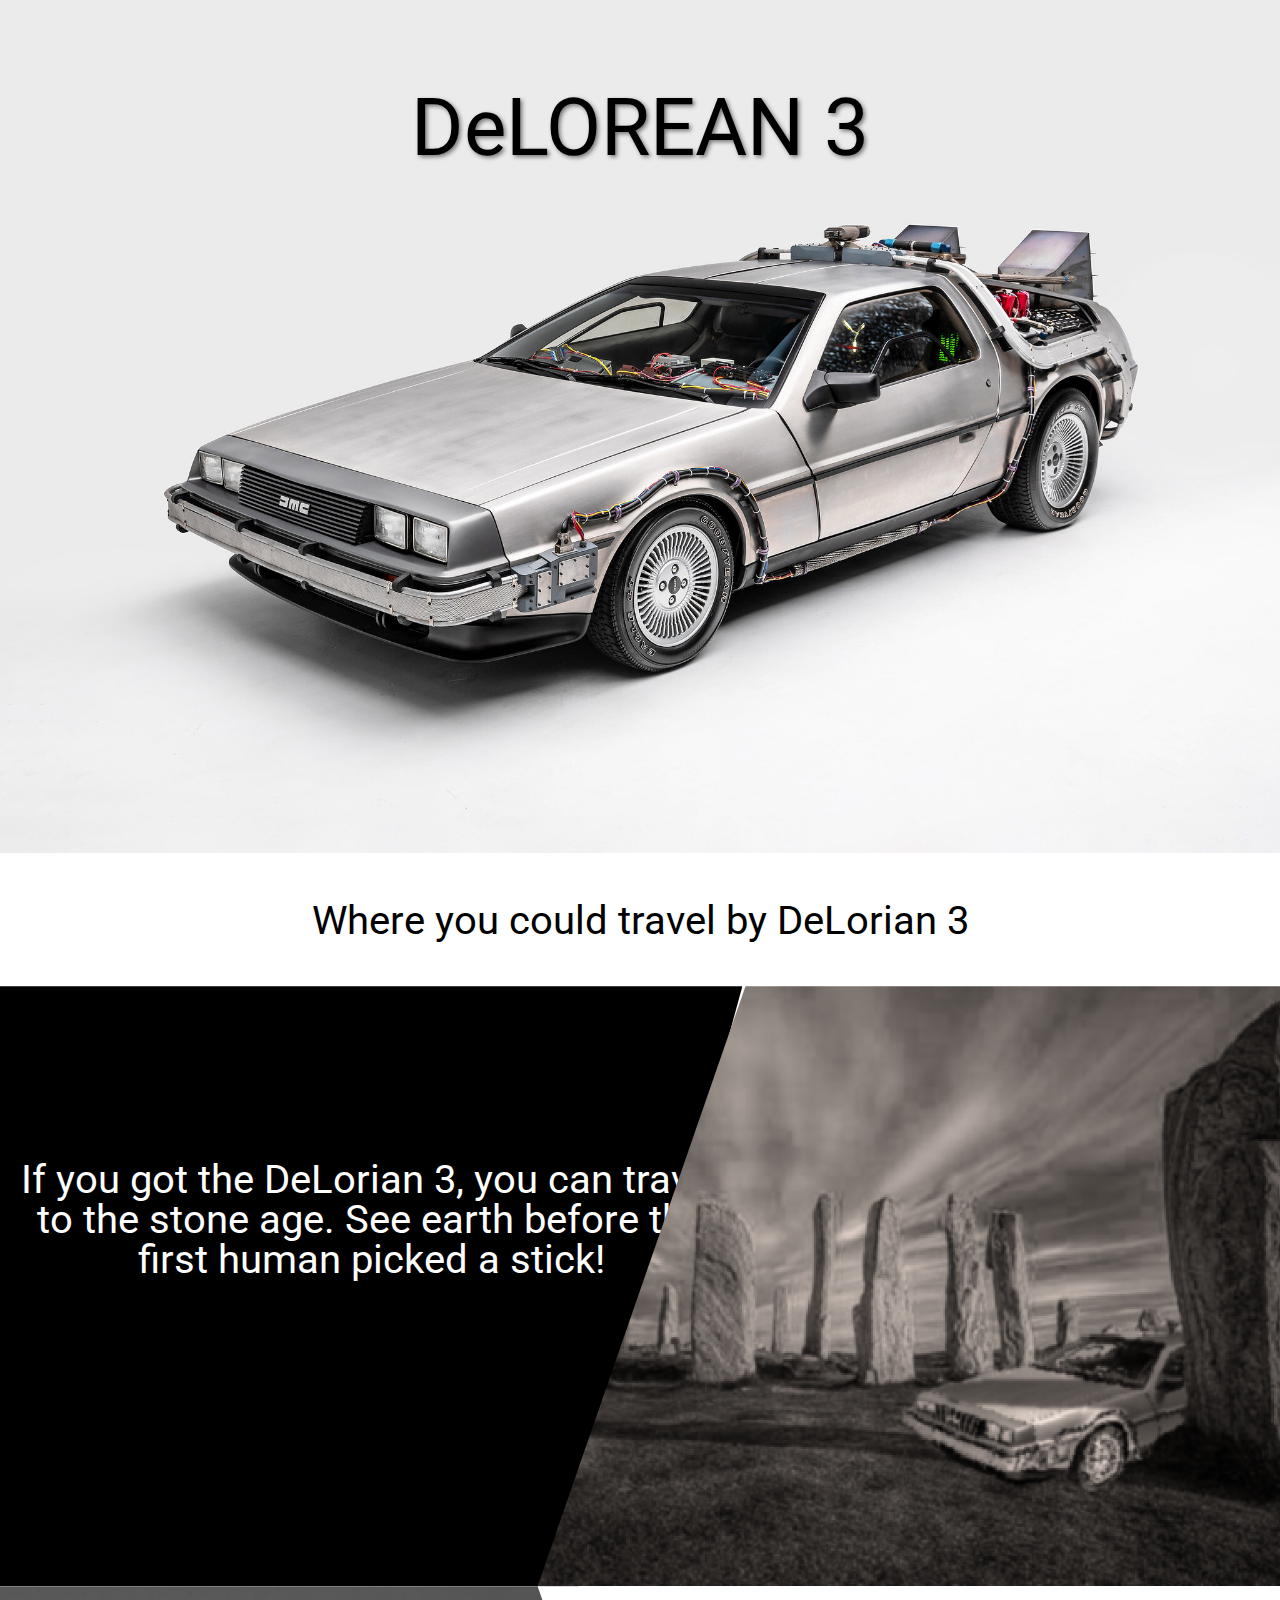
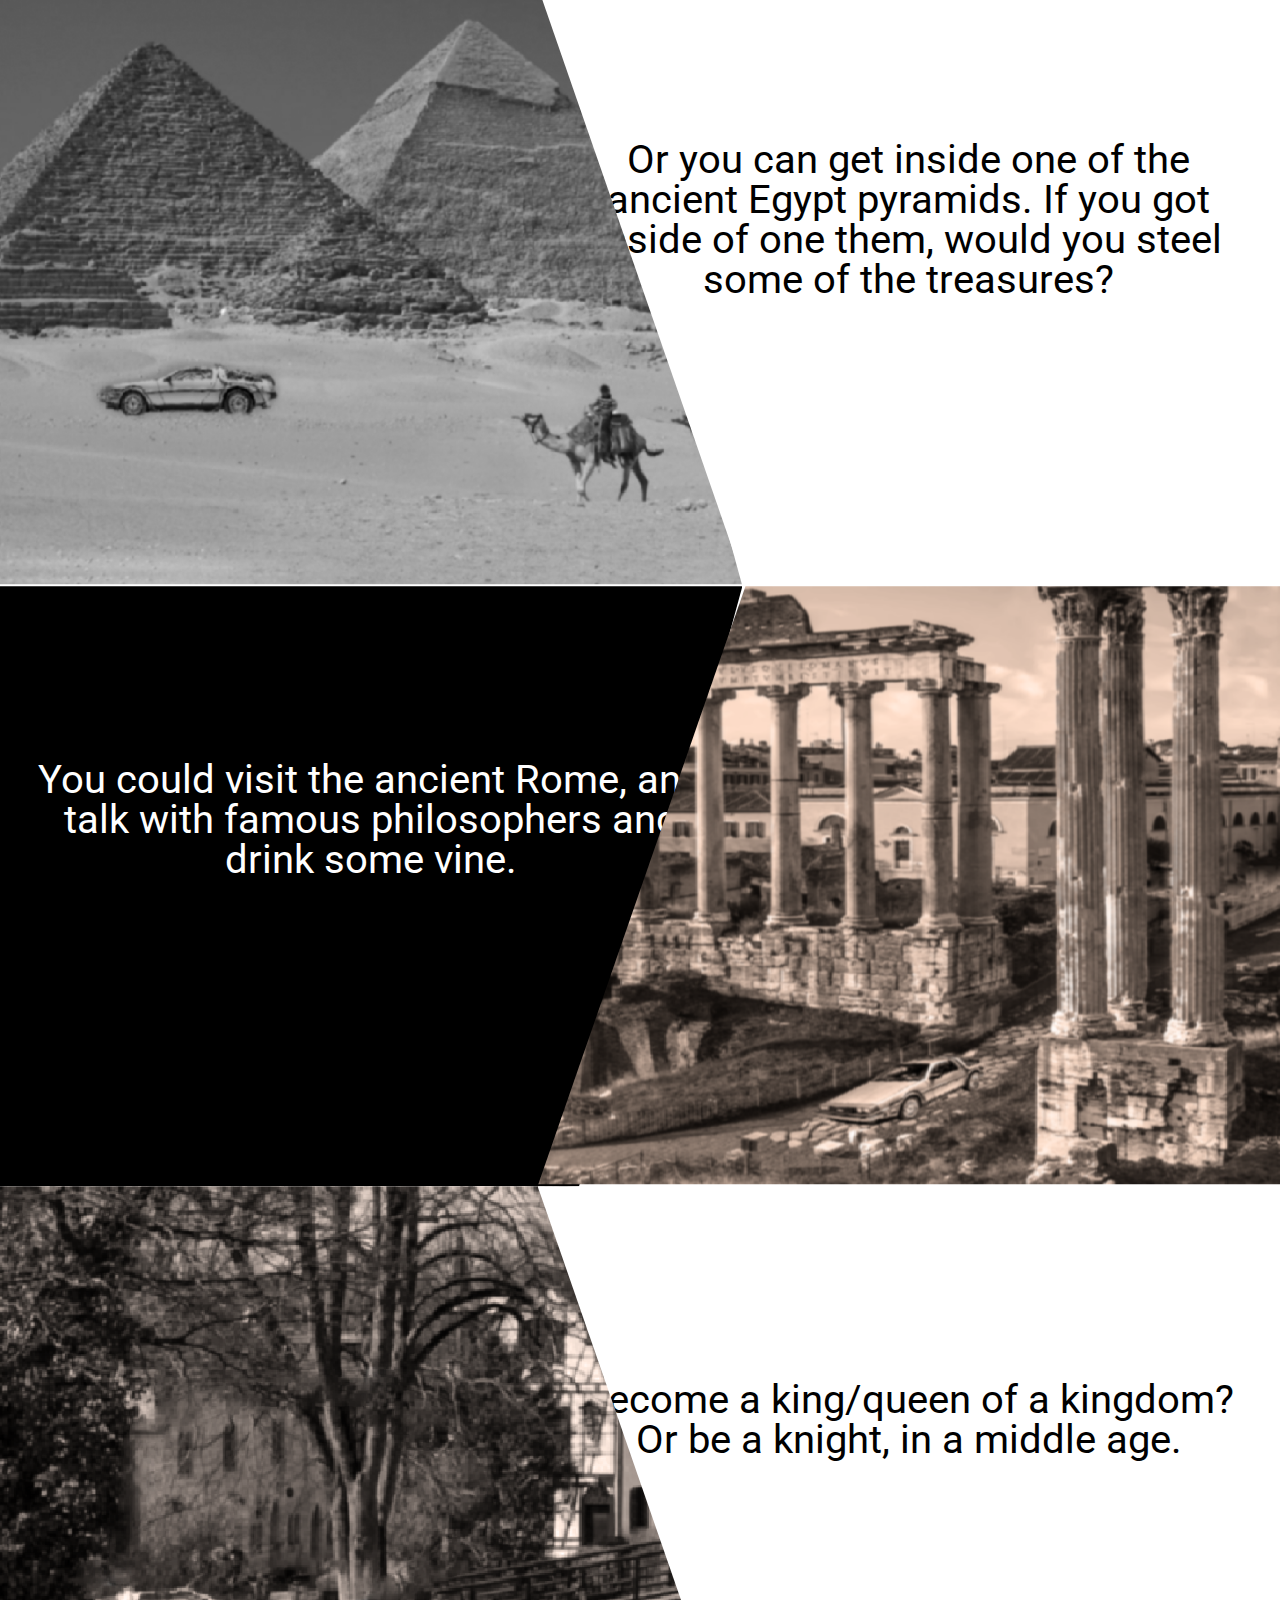
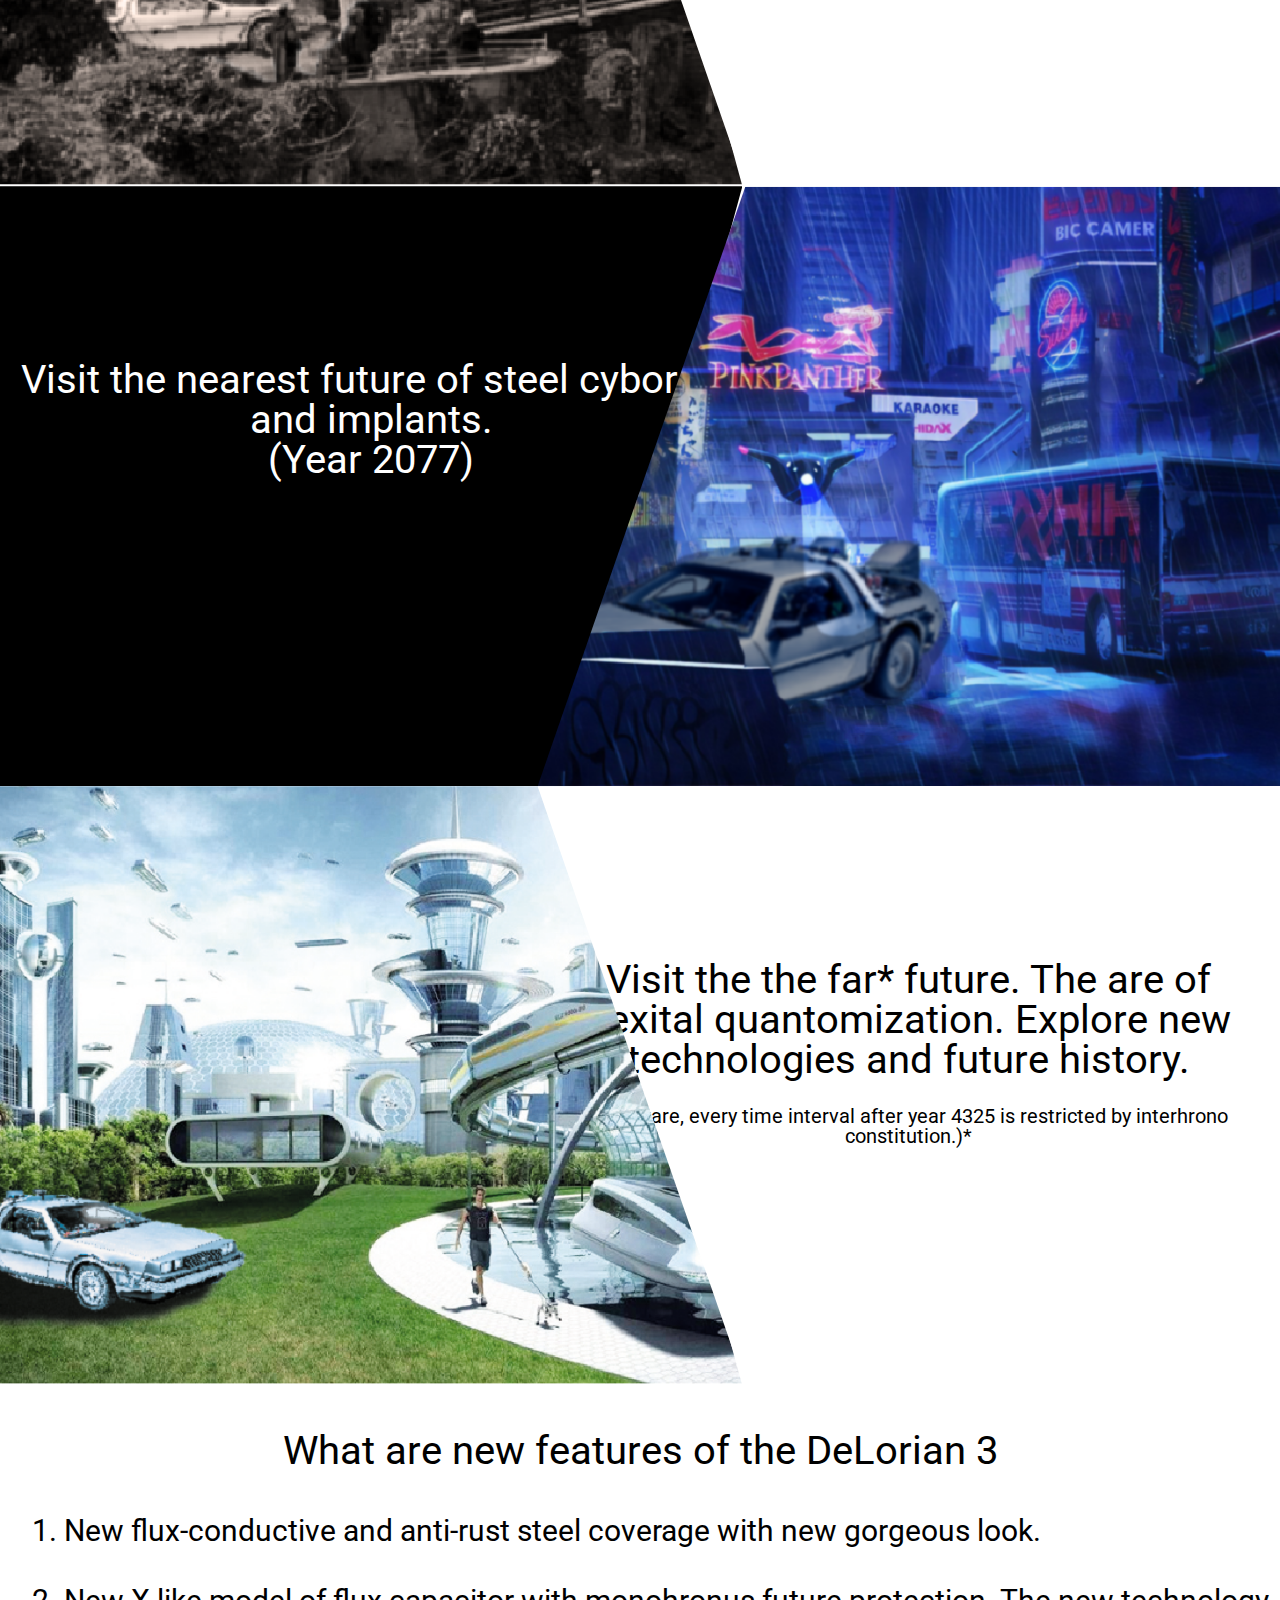
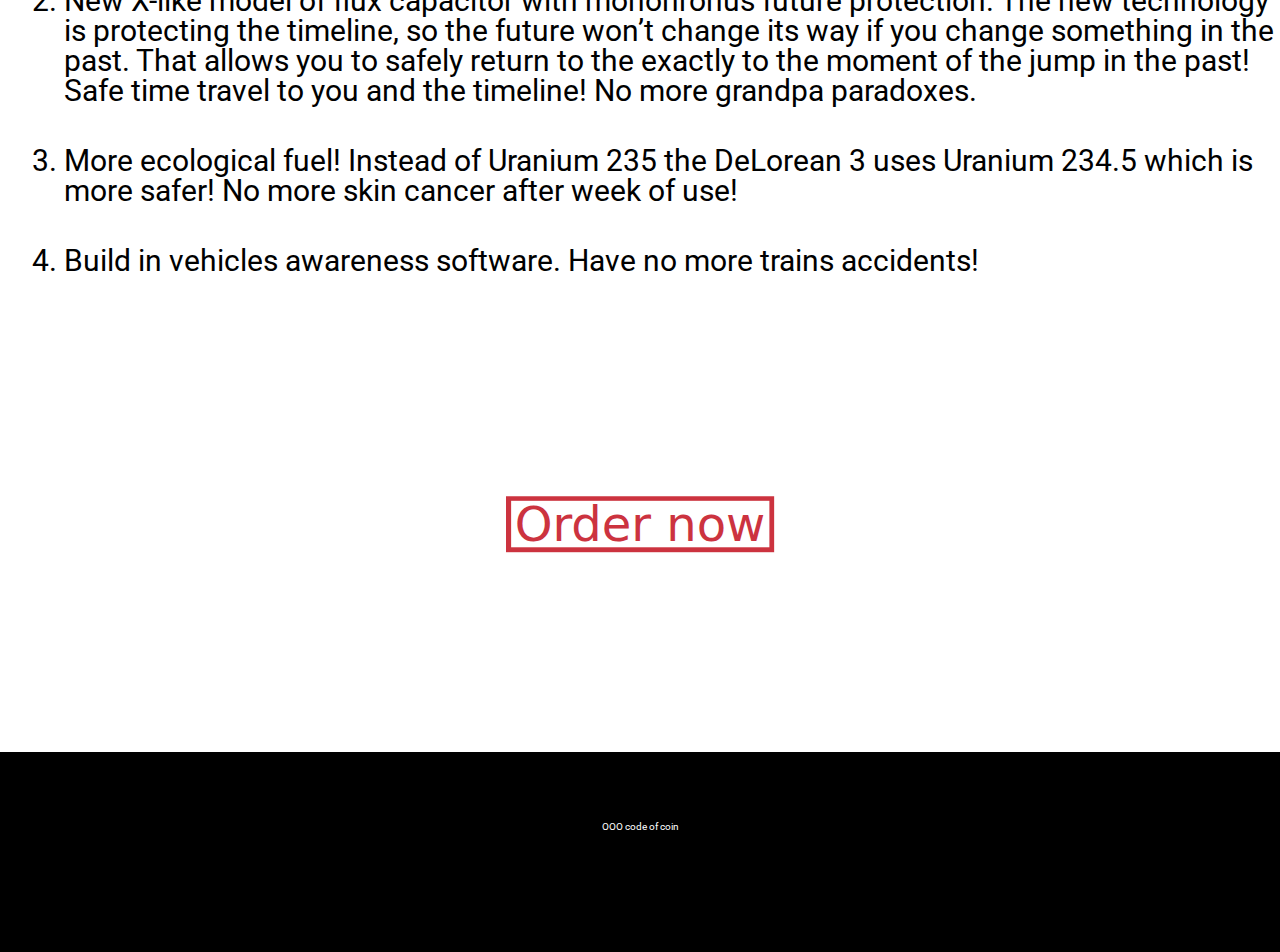
<file: index.html>
<!DOCTYPE html>
<html lang="en">
<head>
    <meta charset="UTF-8">
    <meta http-equiv="X-UA-Compatible" content="IE=edge">
    <meta name="viewport" content="width=device-width, initial-scale=1.0">

    <script src="index.js"></script>

    <link rel="stylesheet" href="style.css">

    <link rel="preconnect" href="https://fonts.googleapis.com">
    <link rel="preconnect" href="https://fonts.gstatic.com" crossorigin>
    <link href="https://fonts.googleapis.com/css2?family=Roboto:ital,wght@0,100;0,300;0,400;0,500;0,700;0,900;1,100;1,300;1,400;1,500;1,700;1,900&display=swap" rel="stylesheet">

    <title>Document</title>
</head>
<body>
    <header class="head-header">
        <h1 class="text-header">DeLOREAN 3</h1>
        <img class="golova" src="photos/golova.jpg" alt="Делориан">
    </header>

    <main>
        <h1 class="about-travel-text-delorian" id="about_text">Where you could travel by DeLorian 3</h1>

        <div class="trapeziumFather" id="open_id_1">
            <div class="trapeziumElement trapeziumElement1" id="transformId1">
                <h1 class="about-times-text-style text-color-style-white">If you got the DeLorian 3, you can travel to the stone age. See earth before the first human picked a stick!
                <h1>
            </div>
            <div class="trapeziumElement trapeziumElement2 style-photo-class-times-DeLoreanInStoneAge" id="transformId2"></div>
        </div>

        <div class="trapeziumFather" id="open_id_2">
            <div class="trapeziumElement trapeziumElement3 style-photo-class-times-DeLoreanInEgypt" id="transformId3"></div>
            <div class="trapeziumElement trapeziumElement4" id="transformId4"><h1 class="about-times-text-style text-color-style-black">Or you can get inside one of the ancient Egypt pyramids. If you got inside of one them,
                would you steel some of the treasures?
                <h1></div>
        </div>

        <div class="trapeziumFather" id="open_id_3">
            <div class="trapeziumElement trapeziumElement1" id="transformId5">
                <h1 class="about-times-text-style text-color-style-white">You could visit the ancient Rome,
                    and talk with famous philosophers and drink some vine.<h1>
            </div>
            <div class="trapeziumElement trapeziumElement2 style-photo-class-times-DeLoreanInRome" id="transformId6"></div>
        </div>

        <div class="trapeziumFather" id="open_id_4">
            <div class="trapeziumElement trapeziumElement3 style-photo-class-times-DeLoreanInMiddleAges" id="transformId7"></div>
            <div class="trapeziumElement trapeziumElement4" id="transformId8"><h1 class="about-times-text-style text-color-style-black">Become a king/queen of a kingdom?
                Or be a knight, in a middle age.<h1></div>
        </div>

        <div class="trapeziumFather" id="open_id_5">
            <div class="trapeziumElement trapeziumElement1" id="transformId9">
                <h1 class="about-times-text-style text-color-style-white">Visit the nearest future of steel cyborgs
                    and implants.<br>
                    (Year 2077)<h1>
            </div>
            <div class="trapeziumElement trapeziumElement2 style-photo-class-times-DeLoreanInCyberpunk" id="transformId10"></div>
        </div>

        <div class="trapeziumFather" id="open_id_6">
            <div class="trapeziumElement trapeziumElement3 style-photo-class-times-DeLoreanInFuture" id="transformId11"></div>
            <div class="trapeziumElement trapeziumElement4" id="transformId12"><h1 class="about-times-text-style text-color-style-black">Visit the the far* future. The are of hexital quantomization. Explore new technologies and future history. <br> 
            <h1><p>(Be aware, every time interval after year 4325 is restricted by interhrono constitution.)*<p> </div>
        </div>

        <h1 class="about-travel-text-delorian" id="about_text">What are new features of the DeLorian 3</h1>

        <ul class="advantages-features">
            <li>New flux-conductive and anti-rust steel coverage with new gorgeous look.</li>
            <li>New X-like model of flux capacitor with monohronus future protection.
                The new technology is protecting the timeline, so the future won’t change its way if you change something in the past.
                That allows you to safely return to the exactly to the moment of the jump in the past!
                Safe time travel to you and the timeline! No more grandpa paradoxes.</li>
            <li>More ecological fuel! Instead of Uranium 235 the DeLorean 3 uses Uranium 234.5 which
                is more safer! No more skin cancer after week of use!</li>
            <li>Build in vehicles awareness software. Have no more trains accidents!</li>
          </ul>
          <div class="buttom"><h3 class="d-2">Order now</h3></div>

    </main>
    
    <footer>

        <div class="footeredes"><h1>OOO code of coin<h1></div>

    </footer>
</body>
</html>
</file>
<file: style.css>
html, body, div, span, h1, h2, h3, h4, h5, h6, p, img, ol, ul, li, table, tr, th, td, a {
    margin: 0;
    padding: 0;
    border: 0;
    font-size: 100%;
    font: inherit;
    vertical-align: baseline;
  }
  
  /* Дополнительные стили, чтобы обеспечить согласованность в разных браузерах */
  body {
    line-height: 1;
    overflow-y: scroll;
    overflow-x: hidden;

  }
  
  ol, ul {
    list-style: none;
  }
  
  table {
    border-collapse: collapse;
    border-spacing: 0;
  }
  
.head-header {
    position: relative;
}
  
.text-header {
        position: absolute;
        top: 15%;
        left: 50%;
        transform: translate(-50%, -50%);

        z-index: 2;

        color: rgb(0, 0, 0);

        font-size: 80px;
        font-family:  'Roboto', 'Franklin Gothic Medium', 'Arial Narrow', Arial, sans-serif;
        text-align: center;
        text-shadow: 2px 2px 4px rgba(0, 0, 0, 0.5);
}

.golova {
    background-size: 100%;
    background-position: center;

    position: relative;
    z-index: 1;

    width: 100%;
    height: auto;
}

.about-travel-text-delorian {
    display: flex;
    align-items: center;
    justify-content: center;
    height: 130px;
    width: 100%;

    font-size: 40px;
    font-family:  'Roboto', 'Franklin Gothic Medium', 'Arial Narrow', Arial, sans-serif;
    text-align: center;
}

.trapeziumElement p {
    
    margin: auto;

    width: 700px;
    height: 171px;

    font-size: 20px;
    font-family:  'Roboto', 'Franklin Gothic Medium', 'Arial Narrow', Arial, sans-serif;
    text-align: center;
}

.about-times-text-style {
    display: flex;
    align-items: center;
    justify-content: center;

    padding-top: 20%;
    margin: auto;

    width: 700px;
    height: 171px;

    font-size: 40px;
    font-family:  'Roboto', 'Franklin Gothic Medium', 'Arial Narrow', Arial, sans-serif;
    text-align: center;
}

.text-color-style-white{
    color: white;
}

.text-color-style-black{
    color: rgb(0, 0, 0);
}

.trapeziumFather{
    /* display: flex; */
    position: relative;
    /* justify-content: center; */
    align-items: center;
    height: 600px;
    width: 100%;

    margin: 0;
    padding: 0;
}


  .trapeziumElement {
    position: absolute;

    background-size: cover;
    background-position: center;
    
    padding: 0;
    margin: 0;

    width: 58vw;
    height: 600px;

    transition: transform 1s ease-in-out;
  }

.trapeziumElement1 {
    left: 0;
    clip-path: polygon(0% 0, 100% 0, 78% 100%, 0% 100%);
    background-color: #000000;
}
.trapeziumElement2 {
    right: 0;
    clip-path: polygon(28% 0, 100% 0, 100% 100%, 0% 100%);
}


.trapeziumElement3 {
    left: 0;
    clip-path: polygon(0% 0, 78% 0, 100% 100%, 0% 100%);
}
.trapeziumElement4 {
    right: 0;
    clip-path: polygon(0% 0, 100% 0, 100% 100%, 28% 100%);
    background-color: white;
}

.style-photo-class-times-DeLoreanInStoneAge {
    background-image: url("photos/DeLoreanInStoneAge.png");
}
.style-photo-class-times-DeLoreanInEgypt {
    background-image: url("photos/DeLoreanInEgypt.png");
}
.style-photo-class-times-DeLoreanInRome {
    background-image: url("photos/DeLoreanInRome.png");
    background-position: center 70%;
}
.style-photo-class-times-DeLoreanInMiddleAges {
    background-image: url("photos/DeLoreanInMiddleAges.png");
}
.style-photo-class-times-DeLoreanInCyberpunk {
    background-image: url("photos/DeLoreanInCyberpunk.png");
}
.style-photo-class-times-DeLoreanInFuture {
    background-image: url("photos/DeLoreanInFuture.png");
}

.advantages-features {
    list-style-type: decimal; /* Тип нумерации (десятичные числа) */
    margin-left: 5%;
    text-align: left; /* Выравнивание по правой стороне */
    font-family: 'Roboto', sans-serif; /* Шрифт Roboto */
    font-size: 30PX;
}

.advantages-features li {
    margin-bottom: 40px; /* Отступ между элементами списка */
}

.d-2 {
    --c: #CC333F; /* the color */
    --b: .1em;    /* border length*/
    --d: 20px;    /* the cube depth */
    --h: 1.2em;   /* the height */
    
    --_s: calc(var(--d) + var(--b));
    color: #0000;
    text-shadow: 
      0 calc(-1*var(--_t,0em)) var(--c), 
      0 calc(var(--h) - var(--_t,0em)) #fff;
    border: solid #0000;
    overflow: hidden;
    border-width: var(--b) var(--_s) var(--_s) var(--b);
    background:
      linear-gradient(var(--c) 0 0) -1px 100%
       /101% var(--_p,0%) no-repeat,
      conic-gradient(from -90deg at right var(--d)  bottom var(--d),
        #0000 90deg, rgb(255 255 255 /0.3) 0 225deg,rgb(255 255 255 /0.6) 0) border-box,
      conic-gradient(at right var(--_s) bottom var(--_s),
        var(--c) 270deg,#0000 0) 100% 100%/calc(100% - var(--b)) calc(100% - var(--b))  border-box;
    transform: translate(var(--d),var(--d));
    clip-path: 
      polygon(
        0% 0%,
        calc(100% - var(--d)) 0%,
        calc(100% - var(--d)) 0%,
        calc(100% - var(--d)) calc(100% - var(--d)),
        0 calc(100% - var(--d)),
        0 calc(100% - var(--d))
      );
    transition: 0.5s;
  }
  .d-2:hover {
    transform: translate(0,0);
    clip-path: 
      polygon(
        0% 0%,
        calc(100% - var(--d)) 0%,
        100% var(--d),
        100% 100%,
        var(--d) 100%,
        0 calc(100% - var(--d))
      );
    --_t: var(--h);
    --_p: 105%;
  }

.buttom {
    margin: 200px;
    display: grid;
    grid-template-columns: auto auto;
    gap: 20px;
    place-content: center;
    align-items: center;
}

.buttom h3 {
    font-family: system-ui, sans-serif;
    font-size: 3rem;
    margin:0;
    cursor: pointer;
    padding: 0 .1em;
}

.footeredes {
    display: block;
    position: relative;

    height: 200px;
    width: 100vw;

    background-color: #000000;
}

.footeredes h1 {
    display: flex;
    align-items: center;
    justify-content: center;

    padding-top: 70px;

    color: white;

    font-size: 10px;
    font-family:  'Roboto', 'Franklin Gothic Medium', 'Arial Narrow', Arial, sans-serif;
    text-align: center;
}
</file>
